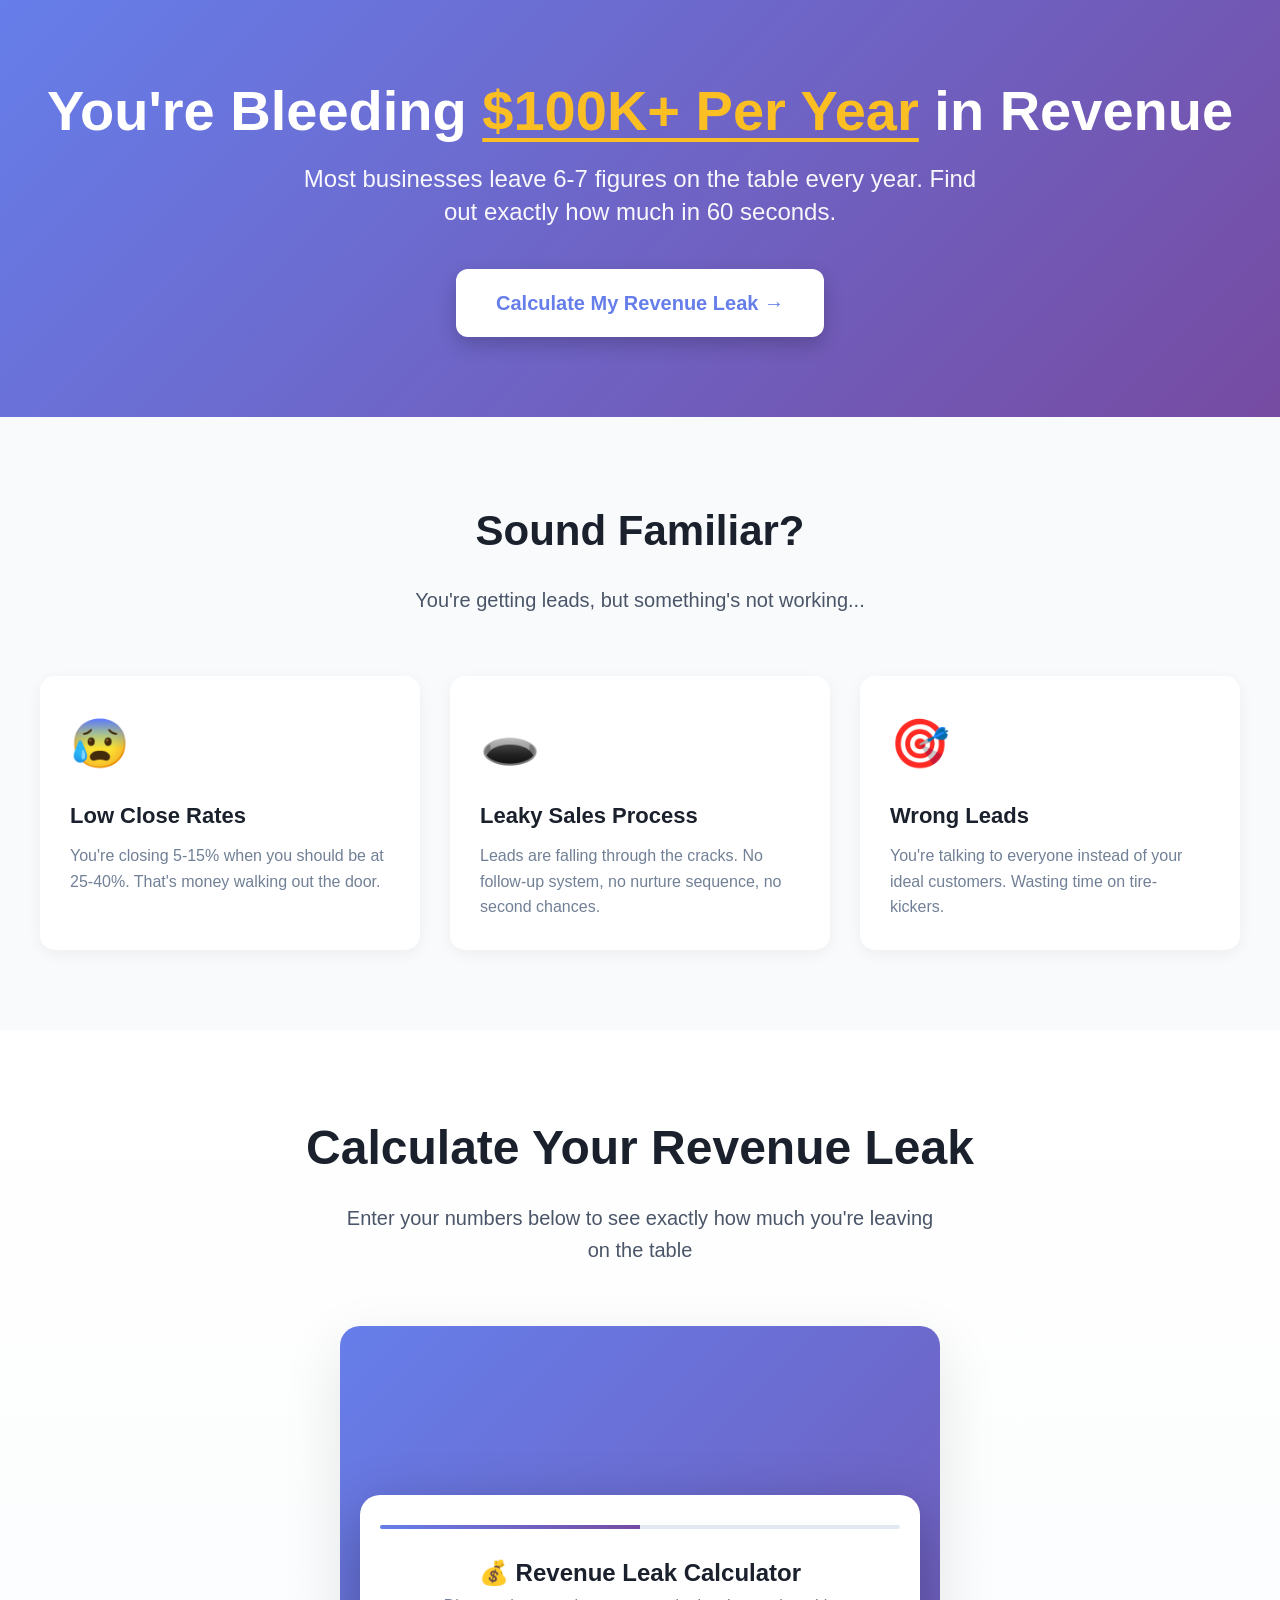
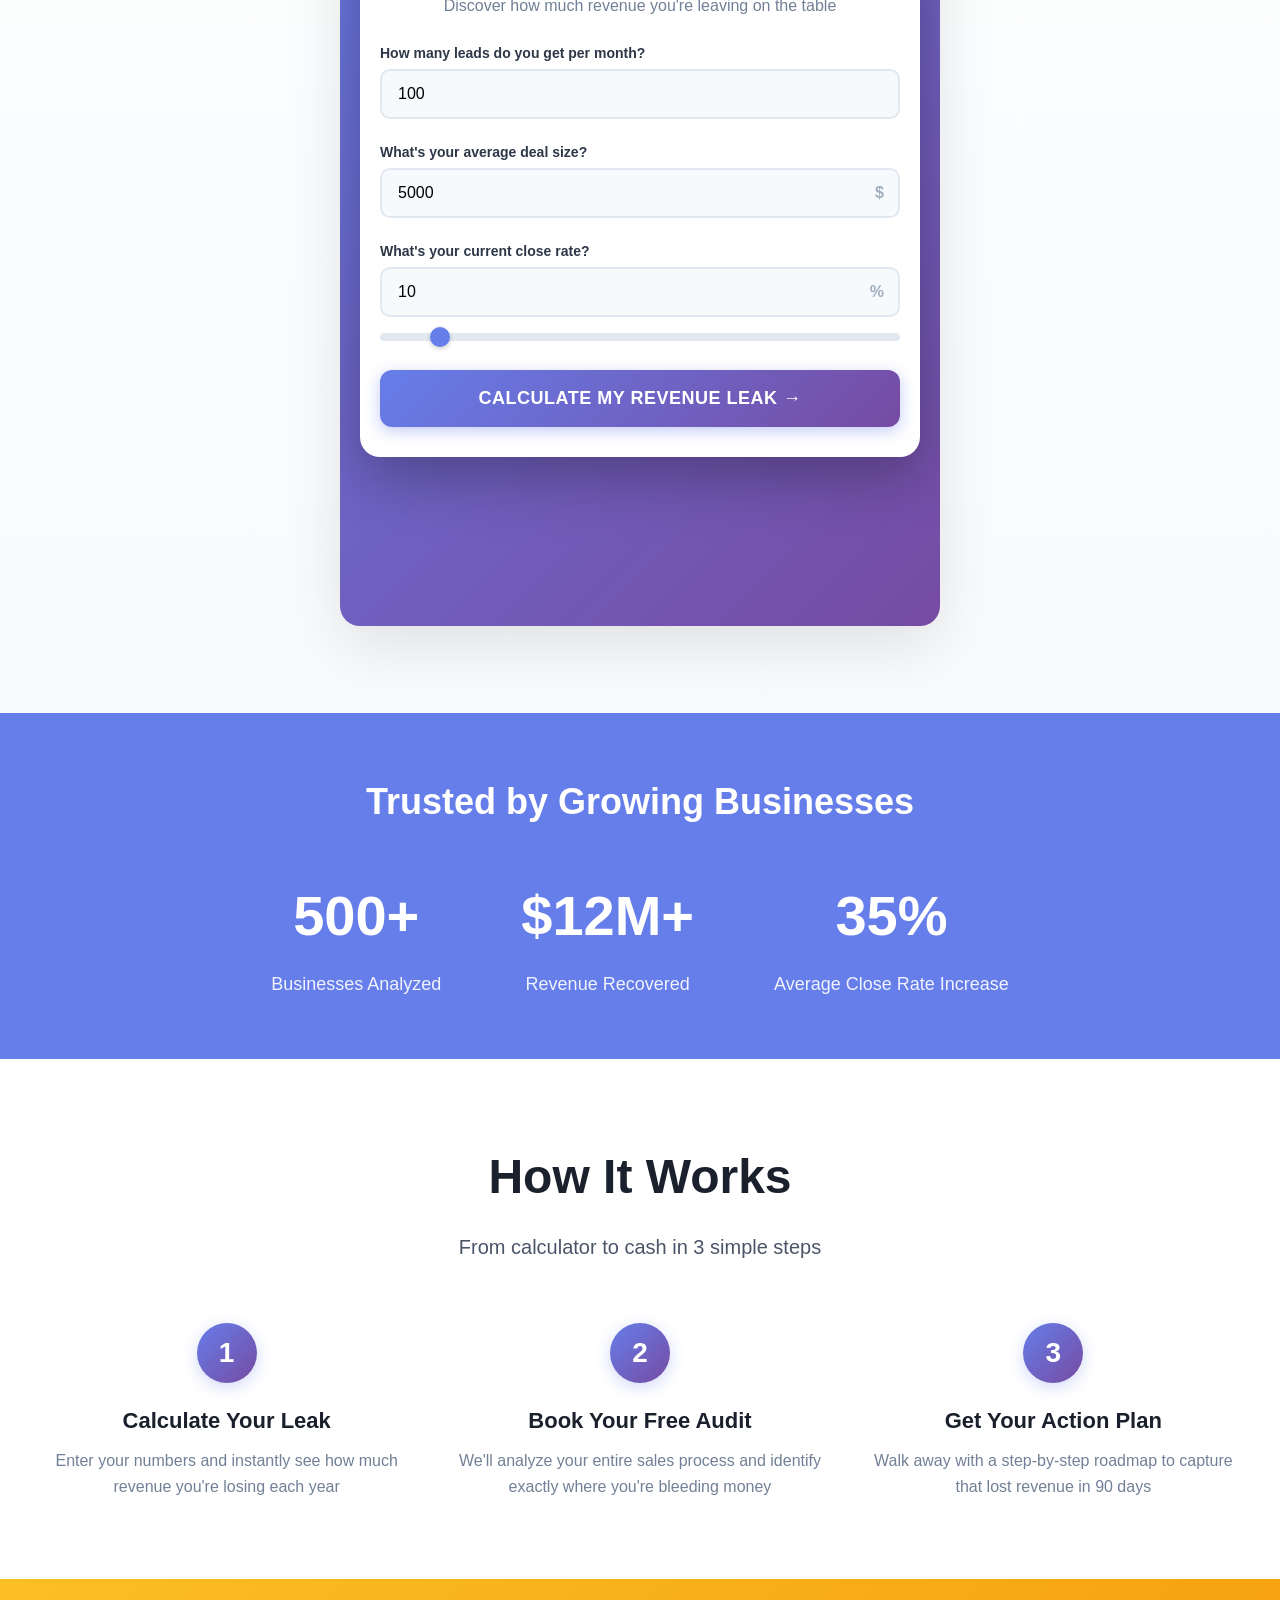
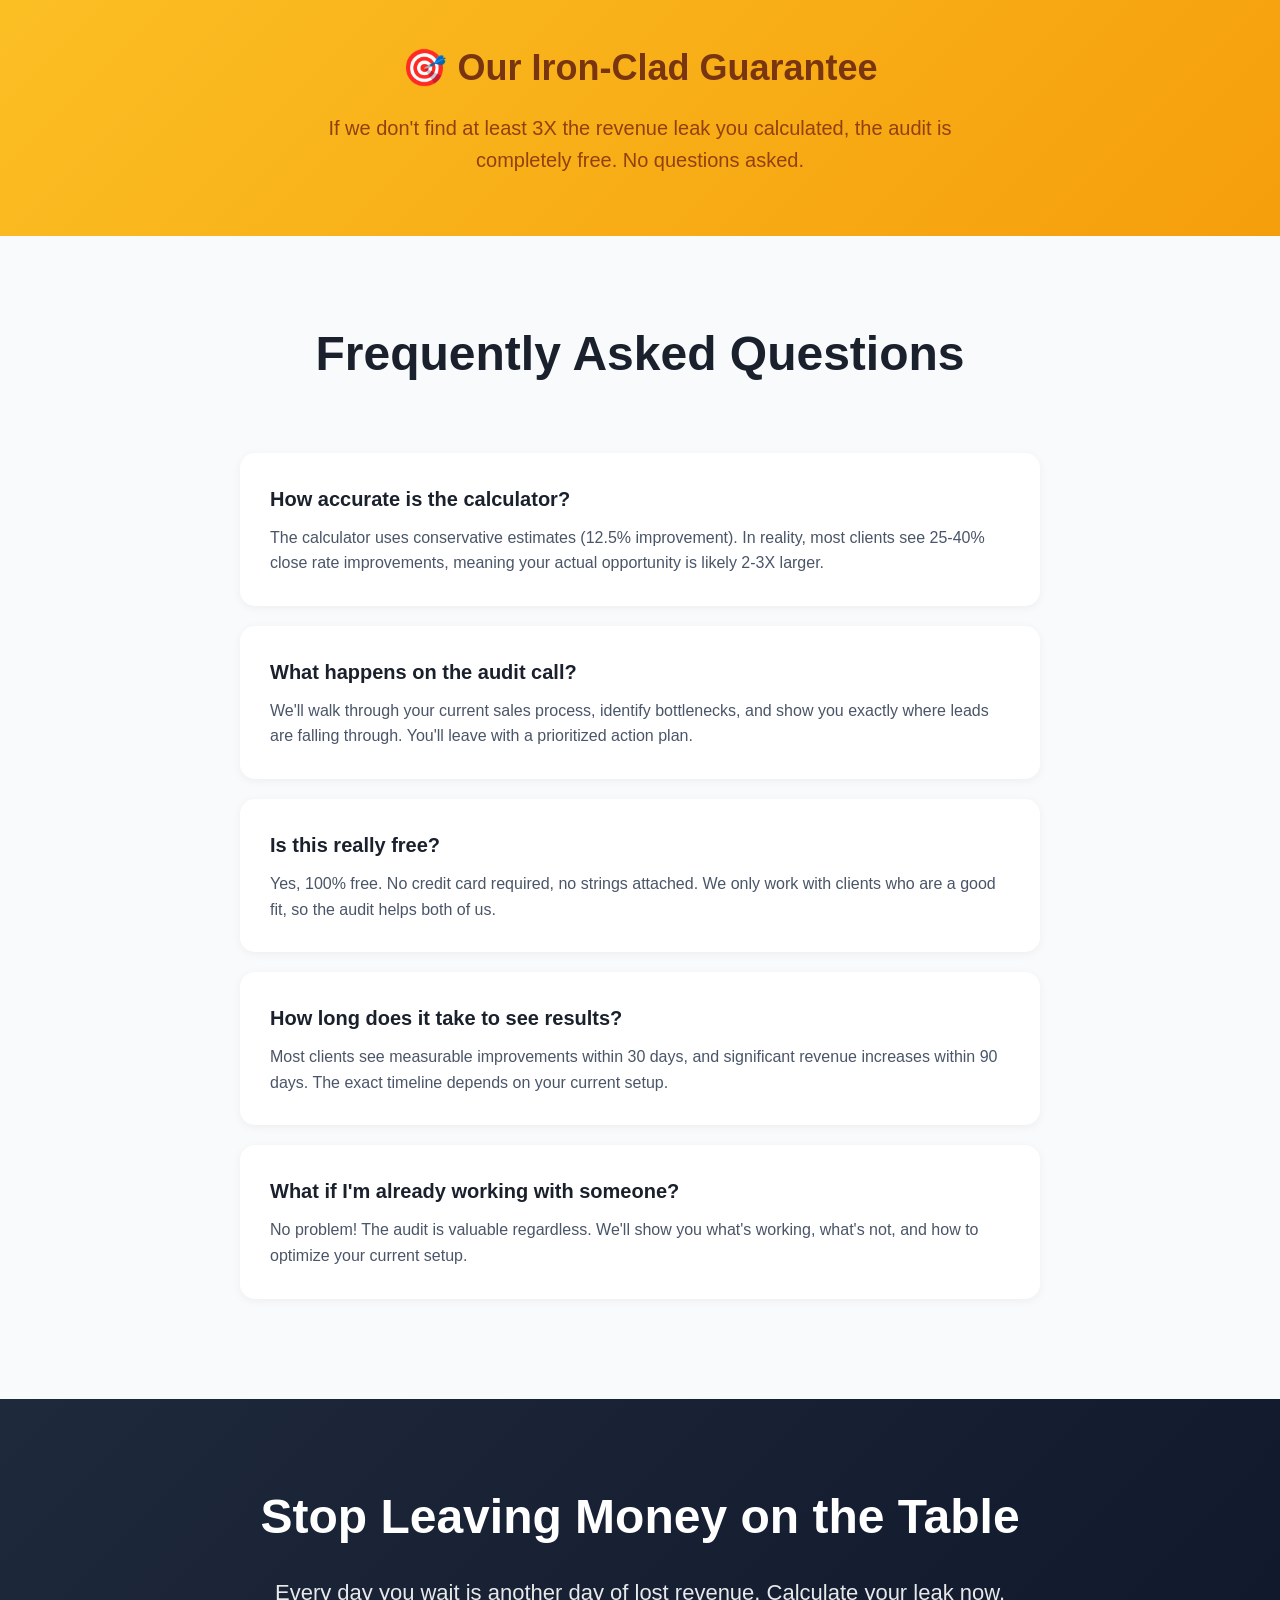
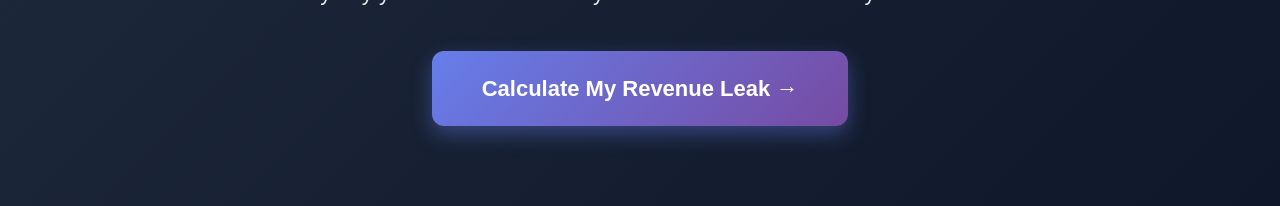
<file: widgets/complete-landing-page.html>
<!DOCTYPE html>
<html lang="en">
<head>
    <meta charset="UTF-8">
    <meta name="viewport" content="width=device-width, initial-scale=1.0">
    <title>Stop Bleeding Revenue | Free AI-Powered Audit</title>
    <meta name="description" content="Discover exactly how much revenue you're losing and get a personalized plan to fix it in 90 days.">

    <style>
        * {
            margin: 0;
            padding: 0;
            box-sizing: border-box;
        }

        body {
            font-family: -apple-system, BlinkMacSystemFont, 'Segoe UI', Roboto, Oxygen, Ubuntu, sans-serif;
            background: #ffffff;
            color: #1a202c;
            line-height: 1.6;
        }

        /* Hero Section */
        .hero {
            background: linear-gradient(135deg, #667eea 0%, #764ba2 100%);
            color: white;
            padding: 80px 20px;
            text-align: center;
        }

        .hero h1 {
            font-size: 56px;
            font-weight: 800;
            margin-bottom: 20px;
            line-height: 1.1;
        }

        .hero .highlight {
            color: #fbbf24;
            text-decoration: underline;
            text-decoration-thickness: 4px;
            text-underline-offset: 8px;
        }

        .hero p {
            font-size: 24px;
            max-width: 700px;
            margin: 0 auto 40px;
            opacity: 0.95;
            line-height: 1.4;
        }

        .hero-cta {
            display: inline-block;
            padding: 18px 40px;
            background: white;
            color: #667eea;
            border-radius: 12px;
            font-size: 20px;
            font-weight: 700;
            text-decoration: none;
            box-shadow: 0 8px 20px rgba(0, 0, 0, 0.2);
            transition: all 0.3s ease;
        }

        .hero-cta:hover {
            transform: translateY(-3px);
            box-shadow: 0 12px 30px rgba(0, 0, 0, 0.3);
        }

        /* Problem Section */
        .problem {
            padding: 80px 20px;
            background: #f8fafc;
            text-align: center;
        }

        .problem h2 {
            font-size: 42px;
            font-weight: 800;
            margin-bottom: 20px;
            color: #1a202c;
        }

        .problem p {
            font-size: 20px;
            color: #4a5568;
            max-width: 800px;
            margin: 0 auto 60px;
        }

        .pain-points {
            display: grid;
            grid-template-columns: repeat(auto-fit, minmax(280px, 1fr));
            gap: 30px;
            max-width: 1200px;
            margin: 0 auto;
        }

        .pain-point {
            background: white;
            padding: 30px;
            border-radius: 15px;
            box-shadow: 0 4px 15px rgba(0, 0, 0, 0.05);
            text-align: left;
        }

        .pain-point .icon {
            font-size: 48px;
            margin-bottom: 15px;
        }

        .pain-point h3 {
            font-size: 22px;
            font-weight: 700;
            margin-bottom: 10px;
            color: #1a202c;
        }

        .pain-point p {
            font-size: 16px;
            color: #718096;
            margin: 0;
        }

        /* Calculator Section */
        .calculator-section {
            padding: 80px 20px;
            background: linear-gradient(to bottom, #ffffff, #f8fafc);
        }

        .section-header {
            text-align: center;
            margin-bottom: 60px;
        }

        .section-header h2 {
            font-size: 48px;
            font-weight: 800;
            margin-bottom: 15px;
            color: #1a202c;
        }

        .section-header p {
            font-size: 20px;
            color: #4a5568;
            max-width: 600px;
            margin: 0 auto;
        }

        .calculator-embed {
            max-width: 600px;
            margin: 0 auto;
        }

        /* Social Proof */
        .social-proof {
            padding: 60px 20px;
            background: #667eea;
            color: white;
            text-align: center;
        }

        .social-proof h3 {
            font-size: 36px;
            margin-bottom: 40px;
            font-weight: 800;
        }

        .stats {
            display: flex;
            justify-content: center;
            gap: 80px;
            flex-wrap: wrap;
            max-width: 1000px;
            margin: 0 auto;
        }

        .stat {
            text-align: center;
        }

        .stat-number {
            font-size: 56px;
            font-weight: 800;
            display: block;
            margin-bottom: 10px;
        }

        .stat-label {
            font-size: 18px;
            opacity: 0.9;
        }

        /* How It Works */
        .how-it-works {
            padding: 80px 20px;
            background: white;
        }

        .steps {
            display: grid;
            grid-template-columns: repeat(auto-fit, minmax(250px, 1fr));
            gap: 40px;
            max-width: 1200px;
            margin: 60px auto 0;
        }

        .step {
            text-align: center;
            position: relative;
        }

        .step-number {
            width: 60px;
            height: 60px;
            background: linear-gradient(135deg, #667eea 0%, #764ba2 100%);
            color: white;
            border-radius: 50%;
            display: flex;
            align-items: center;
            justify-content: center;
            font-size: 28px;
            font-weight: 800;
            margin: 0 auto 20px;
            box-shadow: 0 4px 15px rgba(102, 126, 234, 0.3);
        }

        .step h3 {
            font-size: 22px;
            font-weight: 700;
            margin-bottom: 10px;
            color: #1a202c;
        }

        .step p {
            font-size: 16px;
            color: #718096;
        }

        /* Guarantee */
        .guarantee {
            padding: 60px 20px;
            background: linear-gradient(135deg, #fbbf24 0%, #f59e0b 100%);
            text-align: center;
        }

        .guarantee h3 {
            font-size: 36px;
            font-weight: 800;
            color: #78350f;
            margin-bottom: 15px;
        }

        .guarantee p {
            font-size: 20px;
            color: #92400e;
            max-width: 700px;
            margin: 0 auto;
        }

        /* FAQ */
        .faq {
            padding: 80px 20px;
            background: #f8fafc;
        }

        .faq-list {
            max-width: 800px;
            margin: 60px auto 0;
        }

        .faq-item {
            background: white;
            padding: 30px;
            border-radius: 15px;
            margin-bottom: 20px;
            box-shadow: 0 2px 10px rgba(0, 0, 0, 0.05);
        }

        .faq-item h4 {
            font-size: 20px;
            font-weight: 700;
            color: #1a202c;
            margin-bottom: 10px;
        }

        .faq-item p {
            font-size: 16px;
            color: #4a5568;
            line-height: 1.6;
        }

        /* Final CTA */
        .final-cta {
            padding: 80px 20px;
            background: linear-gradient(135deg, #1e293b 0%, #0f172a 100%);
            color: white;
            text-align: center;
        }

        .final-cta h2 {
            font-size: 48px;
            font-weight: 800;
            margin-bottom: 20px;
        }

        .final-cta p {
            font-size: 22px;
            margin-bottom: 40px;
            opacity: 0.9;
        }

        .final-cta-button {
            display: inline-block;
            padding: 20px 50px;
            background: linear-gradient(135deg, #667eea 0%, #764ba2 100%);
            color: white;
            border-radius: 12px;
            font-size: 22px;
            font-weight: 700;
            text-decoration: none;
            box-shadow: 0 8px 20px rgba(102, 126, 234, 0.4);
            transition: all 0.3s ease;
        }

        .final-cta-button:hover {
            transform: translateY(-3px);
            box-shadow: 0 12px 30px rgba(102, 126, 234, 0.6);
        }

        @media (max-width: 768px) {
            .hero h1 {
                font-size: 36px;
            }
            .hero p {
                font-size: 18px;
            }
            .section-header h2 {
                font-size: 32px;
            }
            .stats {
                gap: 40px;
            }
        }
    </style>
</head>
<body>
    <!-- Hero Section -->
    <section class="hero">
        <h1>You're Bleeding <span class="highlight">$100K+ Per Year</span> in Revenue</h1>
        <p>Most businesses leave 6-7 figures on the table every year. Find out exactly how much in 60 seconds.</p>
        <a href="#calculator" class="hero-cta">Calculate My Revenue Leak →</a>
    </section>

    <!-- Problem Section -->
    <section class="problem">
        <h2>Sound Familiar?</h2>
        <p>You're getting leads, but something's not working...</p>

        <div class="pain-points">
            <div class="pain-point">
                <div class="icon">😰</div>
                <h3>Low Close Rates</h3>
                <p>You're closing 5-15% when you should be at 25-40%. That's money walking out the door.</p>
            </div>

            <div class="pain-point">
                <div class="icon">🕳️</div>
                <h3>Leaky Sales Process</h3>
                <p>Leads are falling through the cracks. No follow-up system, no nurture sequence, no second chances.</p>
            </div>

            <div class="pain-point">
                <div class="icon">🎯</div>
                <h3>Wrong Leads</h3>
                <p>You're talking to everyone instead of your ideal customers. Wasting time on tire-kickers.</p>
            </div>
        </div>
    </section>

    <!-- Calculator Section -->
    <section class="calculator-section" id="calculator">
        <div class="section-header">
            <h2>Calculate Your Revenue Leak</h2>
            <p>Enter your numbers below to see exactly how much you're leaving on the table</p>
        </div>

        <div class="calculator-embed">
            <!-- EMBED YOUR SMART CALCULATOR HERE -->
            <iframe
                src="smart-revenue-calculator.html"
                width="100%"
                height="900"
                frameborder="0"
                style="border: none; border-radius: 20px; box-shadow: 0 20px 60px rgba(0, 0, 0, 0.1);">
            </iframe>
        </div>
    </section>

    <!-- Social Proof -->
    <section class="social-proof">
        <h3>Trusted by Growing Businesses</h3>
        <div class="stats">
            <div class="stat">
                <span class="stat-number">500+</span>
                <span class="stat-label">Businesses Analyzed</span>
            </div>
            <div class="stat">
                <span class="stat-number">$12M+</span>
                <span class="stat-label">Revenue Recovered</span>
            </div>
            <div class="stat">
                <span class="stat-number">35%</span>
                <span class="stat-label">Average Close Rate Increase</span>
            </div>
        </div>
    </section>

    <!-- How It Works -->
    <section class="how-it-works">
        <div class="section-header">
            <h2>How It Works</h2>
            <p>From calculator to cash in 3 simple steps</p>
        </div>

        <div class="steps">
            <div class="step">
                <div class="step-number">1</div>
                <h3>Calculate Your Leak</h3>
                <p>Enter your numbers and instantly see how much revenue you're losing each year</p>
            </div>

            <div class="step">
                <div class="step-number">2</div>
                <h3>Book Your Free Audit</h3>
                <p>We'll analyze your entire sales process and identify exactly where you're bleeding money</p>
            </div>

            <div class="step">
                <div class="step-number">3</div>
                <h3>Get Your Action Plan</h3>
                <p>Walk away with a step-by-step roadmap to capture that lost revenue in 90 days</p>
            </div>
        </div>
    </section>

    <!-- Guarantee -->
    <section class="guarantee">
        <h3>🎯 Our Iron-Clad Guarantee</h3>
        <p>If we don't find at least 3X the revenue leak you calculated, the audit is completely free. No questions asked.</p>
    </section>

    <!-- FAQ -->
    <section class="faq">
        <div class="section-header">
            <h2>Frequently Asked Questions</h2>
        </div>

        <div class="faq-list">
            <div class="faq-item">
                <h4>How accurate is the calculator?</h4>
                <p>The calculator uses conservative estimates (12.5% improvement). In reality, most clients see 25-40% close rate improvements, meaning your actual opportunity is likely 2-3X larger.</p>
            </div>

            <div class="faq-item">
                <h4>What happens on the audit call?</h4>
                <p>We'll walk through your current sales process, identify bottlenecks, and show you exactly where leads are falling through. You'll leave with a prioritized action plan.</p>
            </div>

            <div class="faq-item">
                <h4>Is this really free?</h4>
                <p>Yes, 100% free. No credit card required, no strings attached. We only work with clients who are a good fit, so the audit helps both of us.</p>
            </div>

            <div class="faq-item">
                <h4>How long does it take to see results?</h4>
                <p>Most clients see measurable improvements within 30 days, and significant revenue increases within 90 days. The exact timeline depends on your current setup.</p>
            </div>

            <div class="faq-item">
                <h4>What if I'm already working with someone?</h4>
                <p>No problem! The audit is valuable regardless. We'll show you what's working, what's not, and how to optimize your current setup.</p>
            </div>
        </div>
    </section>

    <!-- Final CTA -->
    <section class="final-cta">
        <h2>Stop Leaving Money on the Table</h2>
        <p>Every day you wait is another day of lost revenue. Calculate your leak now.</p>
        <a href="#calculator" class="final-cta-button">Calculate My Revenue Leak →</a>
    </section>

    <!-- Optional: Add smooth scroll -->
    <script>
        document.querySelectorAll('a[href^="#"]').forEach(anchor => {
            anchor.addEventListener('click', function (e) {
                e.preventDefault();
                const target = document.querySelector(this.getAttribute('href'));
                if (target) {
                    target.scrollIntoView({
                        behavior: 'smooth',
                        block: 'start'
                    });
                }
            });
        });
    </script>
</body>
</html>
</file>
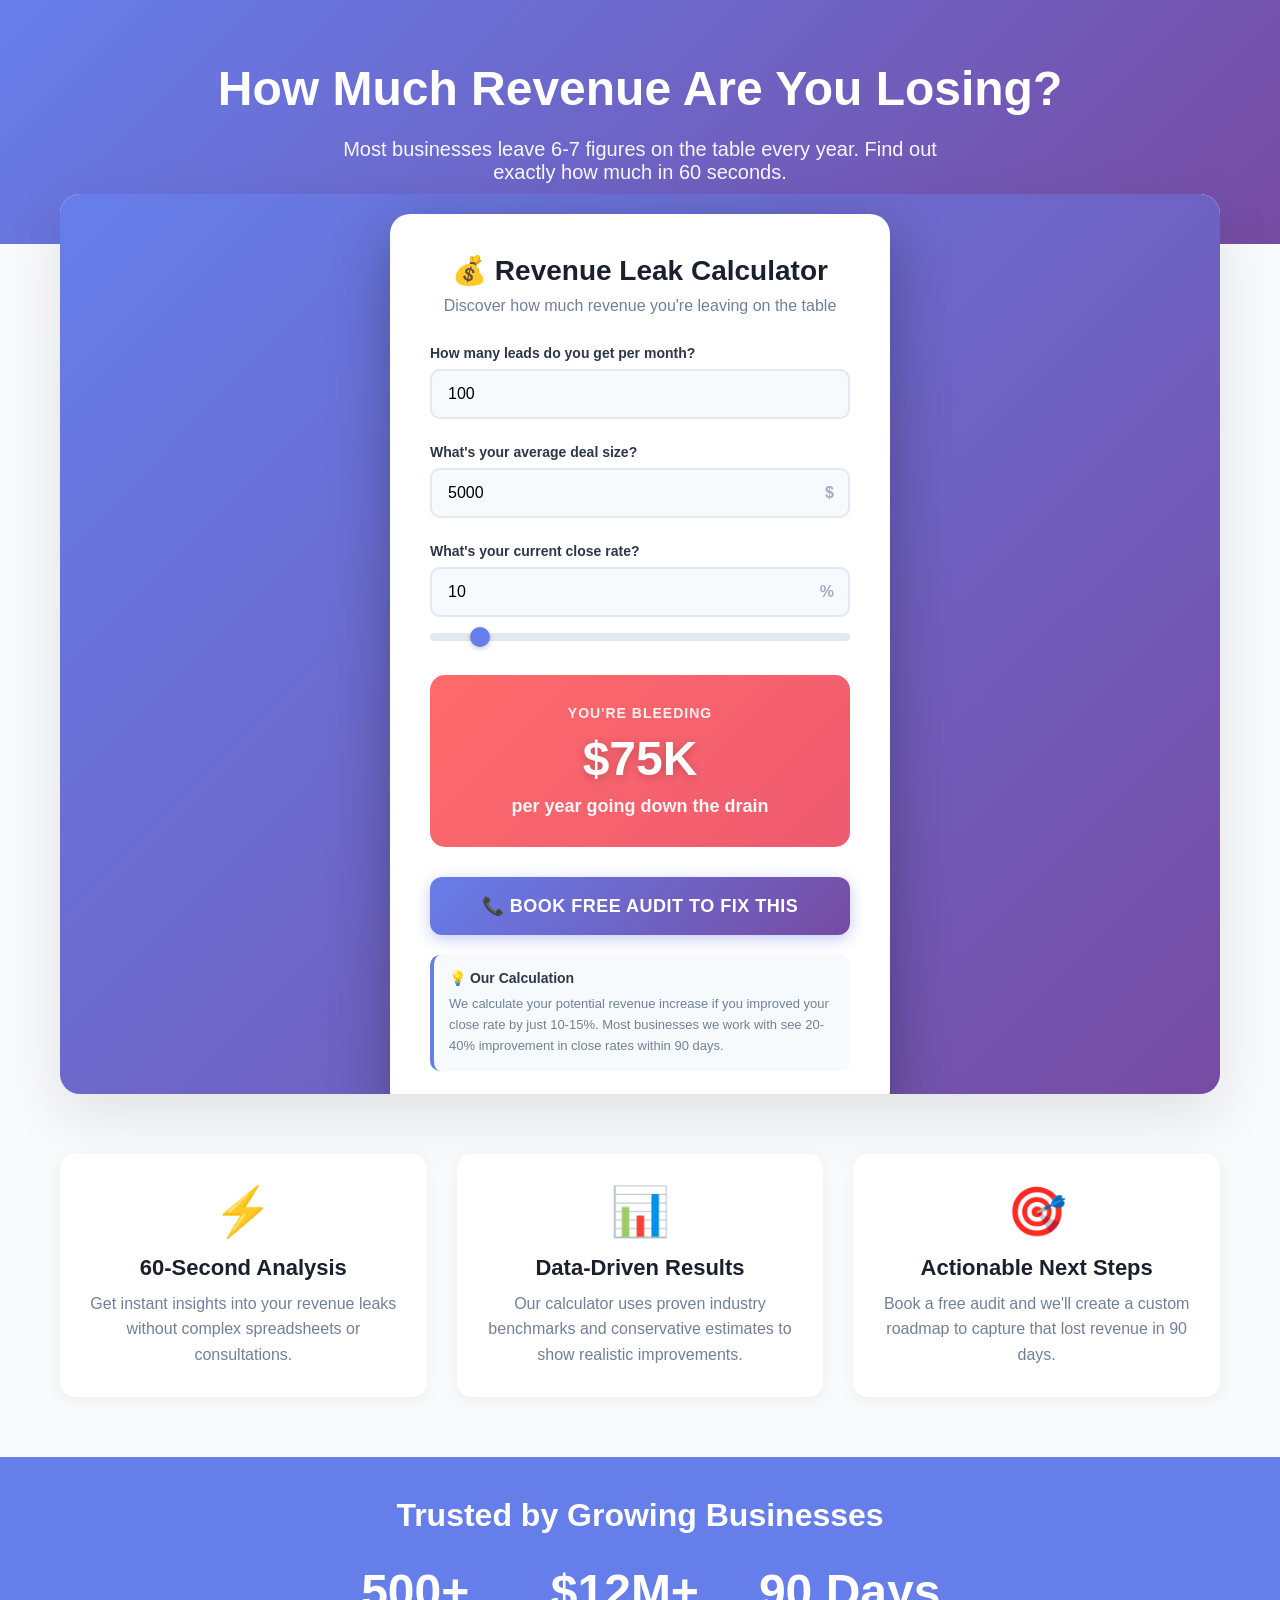
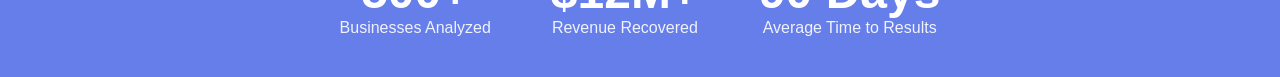
<file: widgets/example-landing-page.html>
<!DOCTYPE html>
<html lang="en">
<head>
    <meta charset="UTF-8">
    <meta name="viewport" content="width=device-width, initial-scale=1.0">
    <title>Calculate Your Revenue Leak | Free Business Audit</title>
    <style>
        * {
            margin: 0;
            padding: 0;
            box-sizing: border-box;
        }

        body {
            font-family: -apple-system, BlinkMacSystemFont, 'Segoe UI', Roboto, Oxygen, Ubuntu, sans-serif;
            background: #f8fafc;
            color: #1a202c;
        }

        .hero {
            background: linear-gradient(135deg, #667eea 0%, #764ba2 100%);
            color: white;
            padding: 60px 20px;
            text-align: center;
        }

        .hero h1 {
            font-size: 48px;
            font-weight: 800;
            margin-bottom: 20px;
            line-height: 1.2;
        }

        .hero p {
            font-size: 20px;
            max-width: 600px;
            margin: 0 auto;
            opacity: 0.95;
        }

        .calculator-section {
            max-width: 1200px;
            margin: -50px auto 60px;
            padding: 0 20px;
        }

        .calculator-wrapper {
            background: white;
            border-radius: 20px;
            box-shadow: 0 20px 60px rgba(0, 0, 0, 0.1);
            overflow: hidden;
        }

        .features {
            max-width: 1200px;
            margin: 60px auto;
            padding: 0 20px;
            display: grid;
            grid-template-columns: repeat(auto-fit, minmax(300px, 1fr));
            gap: 30px;
        }

        .feature-card {
            background: white;
            padding: 30px;
            border-radius: 15px;
            box-shadow: 0 4px 15px rgba(0, 0, 0, 0.05);
            text-align: center;
        }

        .feature-icon {
            font-size: 48px;
            margin-bottom: 15px;
        }

        .feature-title {
            font-size: 22px;
            font-weight: 700;
            margin-bottom: 10px;
            color: #1a202c;
        }

        .feature-description {
            font-size: 16px;
            color: #718096;
            line-height: 1.6;
        }

        .social-proof {
            background: #667eea;
            color: white;
            padding: 40px 20px;
            text-align: center;
        }

        .social-proof h3 {
            font-size: 32px;
            margin-bottom: 20px;
        }

        .stats {
            display: flex;
            justify-content: center;
            gap: 60px;
            flex-wrap: wrap;
            margin-top: 30px;
        }

        .stat {
            text-align: center;
        }

        .stat-number {
            font-size: 48px;
            font-weight: 800;
            display: block;
        }

        .stat-label {
            font-size: 16px;
            opacity: 0.9;
            margin-top: 5px;
        }

        @media (max-width: 768px) {
            .hero h1 {
                font-size: 32px;
            }

            .hero p {
                font-size: 18px;
            }

            .features {
                grid-template-columns: 1fr;
            }

            .stats {
                gap: 30px;
            }
        }
    </style>
</head>
<body>
    <section class="hero">
        <h1>How Much Revenue Are You Losing?</h1>
        <p>Most businesses leave 6-7 figures on the table every year. Find out exactly how much in 60 seconds.</p>
    </section>

    <section class="calculator-section">
        <div class="calculator-wrapper">
            <!-- EMBED THE CALCULATOR HERE -->
            <iframe
                src="revenue-calculator.html"
                width="100%"
                height="900"
                frameborder="0"
                style="border: none; display: block;"
            ></iframe>
        </div>
    </section>

    <section class="features">
        <div class="feature-card">
            <div class="feature-icon">⚡</div>
            <div class="feature-title">60-Second Analysis</div>
            <div class="feature-description">
                Get instant insights into your revenue leaks without complex spreadsheets or consultations.
            </div>
        </div>

        <div class="feature-card">
            <div class="feature-icon">📊</div>
            <div class="feature-title">Data-Driven Results</div>
            <div class="feature-description">
                Our calculator uses proven industry benchmarks and conservative estimates to show realistic improvements.
            </div>
        </div>

        <div class="feature-card">
            <div class="feature-icon">🎯</div>
            <div class="feature-title">Actionable Next Steps</div>
            <div class="feature-description">
                Book a free audit and we'll create a custom roadmap to capture that lost revenue in 90 days.
            </div>
        </div>
    </section>

    <section class="social-proof">
        <h3>Trusted by Growing Businesses</h3>
        <div class="stats">
            <div class="stat">
                <span class="stat-number">500+</span>
                <span class="stat-label">Businesses Analyzed</span>
            </div>
            <div class="stat">
                <span class="stat-number">$12M+</span>
                <span class="stat-label">Revenue Recovered</span>
            </div>
            <div class="stat">
                <span class="stat-number">90 Days</span>
                <span class="stat-label">Average Time to Results</span>
            </div>
        </div>
    </section>

    <!-- Optional: Add testimonials, FAQ, footer, etc. -->
</body>
</html>
</file>
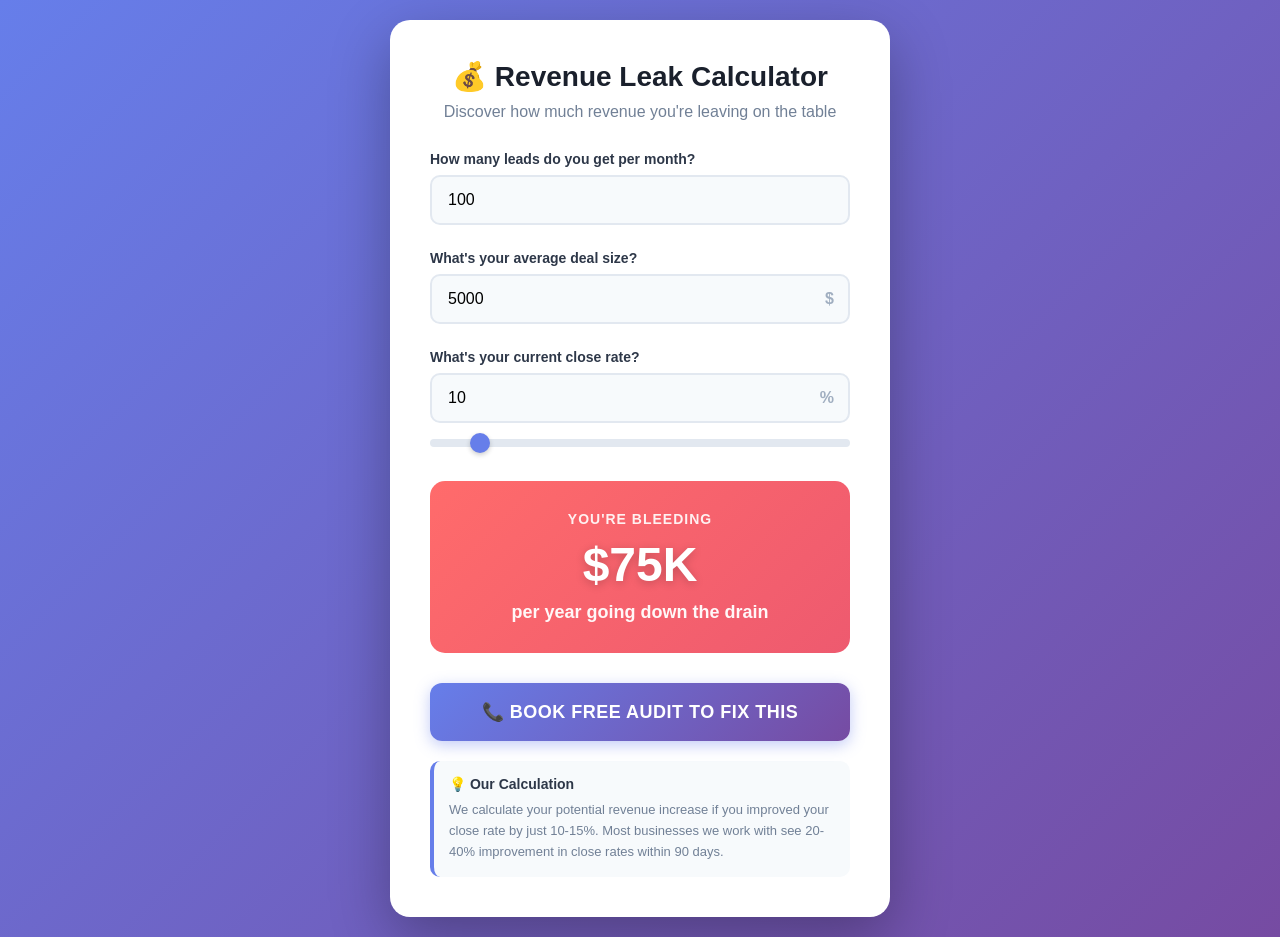
<file: widgets/revenue-calculator.html>
<!DOCTYPE html>
<html lang="en">
<head>
    <meta charset="UTF-8">
    <meta name="viewport" content="width=device-width, initial-scale=1.0">
    <title>Revenue Calculator - Find Your Revenue Leak</title>
    <style>
        * {
            margin: 0;
            padding: 0;
            box-sizing: border-box;
        }

        body {
            font-family: -apple-system, BlinkMacSystemFont, 'Segoe UI', Roboto, Oxygen, Ubuntu, Cantarell, sans-serif;
            background: linear-gradient(135deg, #667eea 0%, #764ba2 100%);
            padding: 20px;
            min-height: 100vh;
            display: flex;
            align-items: center;
            justify-content: center;
        }

        .calculator-container {
            background: white;
            border-radius: 20px;
            box-shadow: 0 20px 60px rgba(0, 0, 0, 0.3);
            padding: 40px;
            max-width: 500px;
            width: 100%;
            animation: slideIn 0.5s ease-out;
        }

        @keyframes slideIn {
            from {
                opacity: 0;
                transform: translateY(30px);
            }
            to {
                opacity: 1;
                transform: translateY(0);
            }
        }

        h1 {
            color: #1a202c;
            font-size: 28px;
            font-weight: 700;
            margin-bottom: 10px;
            text-align: center;
        }

        .subtitle {
            color: #718096;
            font-size: 16px;
            text-align: center;
            margin-bottom: 30px;
        }

        .input-group {
            margin-bottom: 25px;
        }

        label {
            display: block;
            color: #2d3748;
            font-weight: 600;
            margin-bottom: 8px;
            font-size: 14px;
        }

        .input-wrapper {
            position: relative;
        }

        input[type="number"] {
            width: 100%;
            padding: 14px 16px;
            border: 2px solid #e2e8f0;
            border-radius: 10px;
            font-size: 16px;
            transition: all 0.3s ease;
            background: #f7fafc;
        }

        input[type="number"]:focus {
            outline: none;
            border-color: #667eea;
            background: white;
            box-shadow: 0 0 0 3px rgba(102, 126, 234, 0.1);
        }

        .input-suffix {
            position: absolute;
            right: 16px;
            top: 50%;
            transform: translateY(-50%);
            color: #a0aec0;
            font-weight: 600;
            pointer-events: none;
        }

        .result-container {
            background: linear-gradient(135deg, #ff6b6b 0%, #ee5a6f 100%);
            border-radius: 15px;
            padding: 30px;
            text-align: center;
            margin: 30px 0;
            opacity: 0;
            transform: scale(0.95);
            transition: all 0.5s cubic-bezier(0.68, -0.55, 0.265, 1.55);
        }

        .result-container.show {
            opacity: 1;
            transform: scale(1);
        }

        .result-label {
            color: rgba(255, 255, 255, 0.9);
            font-size: 14px;
            font-weight: 600;
            text-transform: uppercase;
            letter-spacing: 1px;
            margin-bottom: 10px;
        }

        .result-amount {
            color: white;
            font-size: 48px;
            font-weight: 800;
            margin-bottom: 10px;
            text-shadow: 0 2px 10px rgba(0, 0, 0, 0.2);
        }

        .result-message {
            color: rgba(255, 255, 255, 0.95);
            font-size: 18px;
            font-weight: 600;
        }

        .cta-button {
            width: 100%;
            padding: 18px;
            background: linear-gradient(135deg, #667eea 0%, #764ba2 100%);
            color: white;
            border: none;
            border-radius: 12px;
            font-size: 18px;
            font-weight: 700;
            cursor: pointer;
            transition: all 0.3s ease;
            text-transform: uppercase;
            letter-spacing: 0.5px;
            box-shadow: 0 4px 15px rgba(102, 126, 234, 0.4);
        }

        .cta-button:hover {
            transform: translateY(-2px);
            box-shadow: 0 6px 20px rgba(102, 126, 234, 0.6);
        }

        .cta-button:active {
            transform: translateY(0);
        }

        .assumptions {
            margin-top: 20px;
            padding: 15px;
            background: #f7fafc;
            border-radius: 10px;
            border-left: 4px solid #667eea;
        }

        .assumptions-title {
            color: #2d3748;
            font-weight: 700;
            font-size: 14px;
            margin-bottom: 8px;
        }

        .assumptions-text {
            color: #718096;
            font-size: 13px;
            line-height: 1.6;
        }

        .slider-container {
            margin-top: 10px;
        }

        input[type="range"] {
            width: 100%;
            height: 8px;
            border-radius: 5px;
            background: #e2e8f0;
            outline: none;
            -webkit-appearance: none;
        }

        input[type="range"]::-webkit-slider-thumb {
            -webkit-appearance: none;
            appearance: none;
            width: 20px;
            height: 20px;
            border-radius: 50%;
            background: #667eea;
            cursor: pointer;
            box-shadow: 0 2px 5px rgba(0, 0, 0, 0.2);
        }

        input[type="range"]::-moz-range-thumb {
            width: 20px;
            height: 20px;
            border-radius: 50%;
            background: #667eea;
            cursor: pointer;
            box-shadow: 0 2px 5px rgba(0, 0, 0, 0.2);
        }

        @media (max-width: 600px) {
            .calculator-container {
                padding: 30px 20px;
            }

            h1 {
                font-size: 24px;
            }

            .result-amount {
                font-size: 36px;
            }
        }
    </style>
</head>
<body>
    <div class="calculator-container">
        <h1>💰 Revenue Leak Calculator</h1>
        <p class="subtitle">Discover how much revenue you're leaving on the table</p>

        <div class="input-group">
            <label for="leads">How many leads do you get per month?</label>
            <div class="input-wrapper">
                <input type="number" id="leads" min="0" placeholder="e.g., 100" value="100">
            </div>
        </div>

        <div class="input-group">
            <label for="dealSize">What's your average deal size?</label>
            <div class="input-wrapper">
                <input type="number" id="dealSize" min="0" placeholder="e.g., 5000" value="5000">
                <span class="input-suffix">$</span>
            </div>
        </div>

        <div class="input-group">
            <label for="closeRate">What's your current close rate?</label>
            <div class="input-wrapper">
                <input type="number" id="closeRate" min="0" max="100" step="0.1" placeholder="e.g., 10" value="10">
                <span class="input-suffix">%</span>
            </div>
            <div class="slider-container">
                <input type="range" id="closeRateSlider" min="0" max="100" step="0.1" value="10">
            </div>
        </div>

        <div class="result-container" id="resultContainer">
            <div class="result-label">You're Bleeding</div>
            <div class="result-amount" id="resultAmount">$0</div>
            <div class="result-message" id="resultMessage">per year in lost revenue</div>
        </div>

        <button class="cta-button" onclick="bookAudit()">
            📞 Book Free Audit to Fix This
        </button>

        <div class="assumptions">
            <div class="assumptions-title">💡 Our Calculation</div>
            <div class="assumptions-text">
                We calculate your potential revenue increase if you improved your close rate by just 10-15%.
                Most businesses we work with see 20-40% improvement in close rates within 90 days.
            </div>
        </div>
    </div>

    <script>
        const leadsInput = document.getElementById('leads');
        const dealSizeInput = document.getElementById('dealSize');
        const closeRateInput = document.getElementById('closeRate');
        const closeRateSlider = document.getElementById('closeRateSlider');
        const resultContainer = document.getElementById('resultContainer');
        const resultAmount = document.getElementById('resultAmount');
        const resultMessage = document.getElementById('resultMessage');

        // Sync slider with input
        closeRateInput.addEventListener('input', (e) => {
            closeRateSlider.value = e.target.value;
            calculateRevenueLeak();
        });

        closeRateSlider.addEventListener('input', (e) => {
            closeRateInput.value = e.target.value;
            calculateRevenueLeak();
        });

        // Calculate on any input change
        leadsInput.addEventListener('input', calculateRevenueLeak);
        dealSizeInput.addEventListener('input', calculateRevenueLeak);

        function calculateRevenueLeak() {
            const leads = parseFloat(leadsInput.value) || 0;
            const dealSize = parseFloat(dealSizeInput.value) || 0;
            const closeRate = parseFloat(closeRateInput.value) || 0;

            if (leads <= 0 || dealSize <= 0 || closeRate <= 0) {
                resultContainer.classList.remove('show');
                return;
            }

            // Current annual revenue
            const currentMonthlyRevenue = leads * (closeRate / 100) * dealSize;
            const currentAnnualRevenue = currentMonthlyRevenue * 12;

            // Improved close rate (conservative 12.5% improvement)
            const improvedCloseRate = Math.min(closeRate * 1.125, 100);
            const improvedMonthlyRevenue = leads * (improvedCloseRate / 100) * dealSize;
            const improvedAnnualRevenue = improvedMonthlyRevenue * 12;

            // Calculate the leak
            const revenueLeak = improvedAnnualRevenue - currentAnnualRevenue;

            // Display result
            resultAmount.textContent = formatCurrency(revenueLeak);

            // Show result container with animation
            resultContainer.classList.add('show');

            // Update message based on amount
            if (revenueLeak < 50000) {
                resultMessage.textContent = 'per year in lost revenue';
            } else if (revenueLeak < 250000) {
                resultMessage.textContent = 'per year going down the drain';
            } else {
                resultMessage.textContent = 'per year you\'re missing out on';
            }
        }

        function formatCurrency(amount) {
            if (amount >= 1000000) {
                return '$' + (amount / 1000000).toFixed(2) + 'M';
            } else if (amount >= 1000) {
                return '$' + (amount / 1000).toFixed(0) + 'K';
            } else {
                return '$' + amount.toFixed(0);
            }
        }

        function bookAudit() {
            // Replace this URL with your actual booking link
            // Options: Calendly, Cal.com, or your contact form
            const bookingURL = 'https://calendly.com/your-calendar-link'; // UPDATE THIS

            // You can also customize this to open a modal, form, etc.
            window.open(bookingURL, '_blank');

            // Optional: Track conversion event
            if (typeof gtag !== 'undefined') {
                gtag('event', 'click', {
                    'event_category': 'CTA',
                    'event_label': 'Book Free Audit'
                });
            }
        }

        // Initialize calculation on page load
        calculateRevenueLeak();
    </script>
</body>
</html>
</file>
